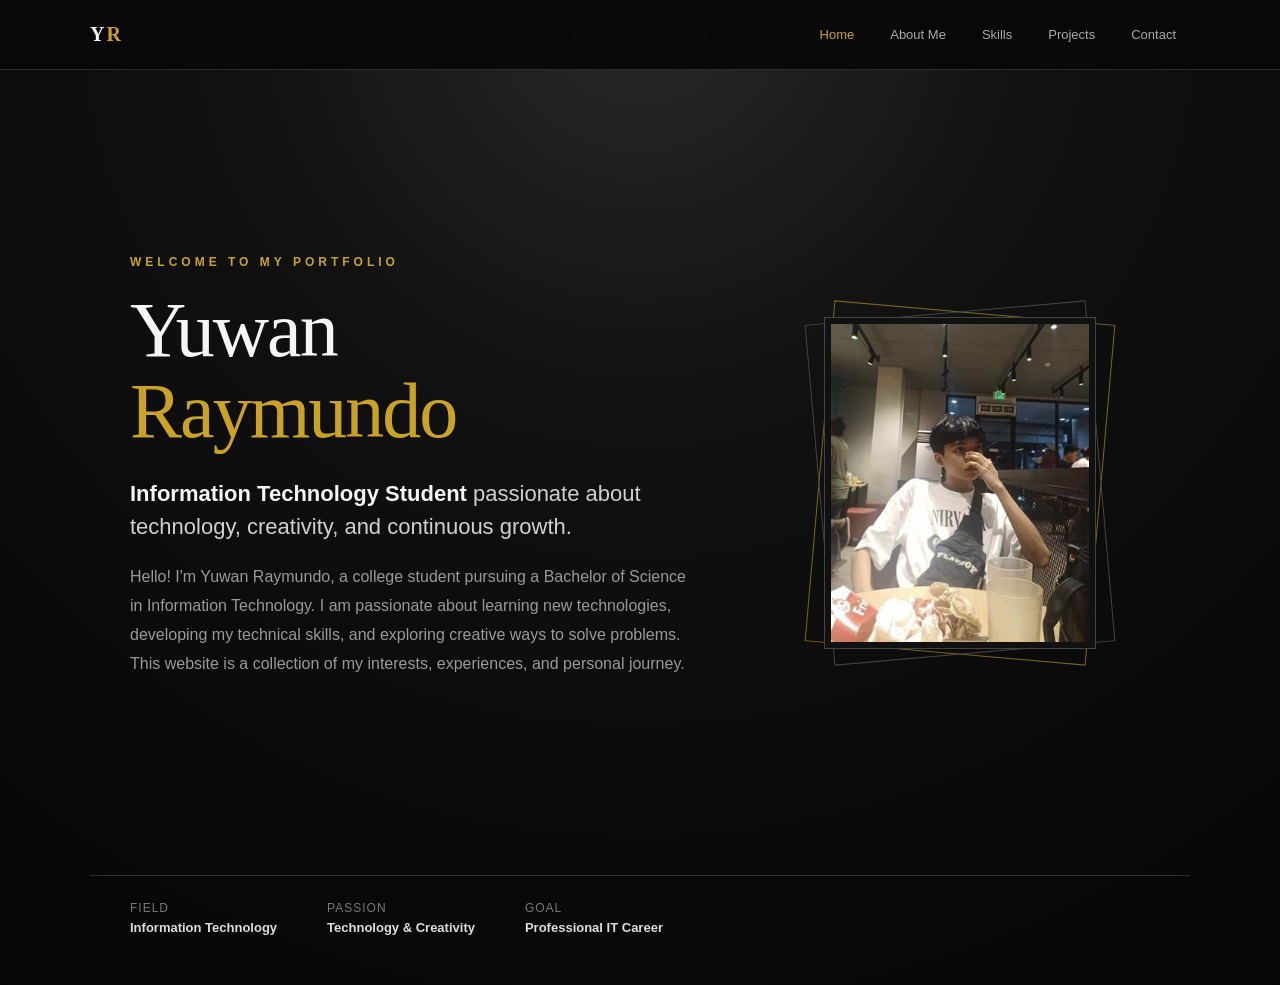
<file: index.html>
<!DOCTYPE html>
<html lang="en">

<head>

    <meta charset="UTF-8">
    <meta name="viewport" content="width=device-width, initial-scale=1.0">

    <title>Home | Yuwan Raymundo</title>

    <link rel="stylesheet" href="css/style.css">


</head>


<body>


    <nav class="navbar">

        <div class="nav-container">

            <a href="index.html" class="logo">
                Y<span>R</span>
            </a>

            <ul class="nav-links">

                <li>
                    <a href="index.html" class="active">
                        Home
                    </a>
                </li>

                <li>
                    <a href="abtme.html">
                        About Me
                    </a>
                </li>

                <li>
                    <a href="skills.html">
                        Skills
                    </a>
                </li>

                <li>
                    <a href="projects.html">
                        Projects
                    </a>
                </li>

                <li>
                    <a href="contact.html">
                        Contact
                    </a>
                </li>

            </ul>

        </div>

    </nav>

    <main class="hero">
        <section class="hero-content">

            <div class="eyebrow">
                Welcome to my portfolio
            </div>

            <h1>
                Yuwan
                <span>Raymundo</span>
            </h1>

            <div class="tagline">
                <strong>Information Technology Student</strong>
                passionate about technology, creativity, and continuous growth.
            </div>

            <p class="introduction">
                Hello! I'm Yuwan Raymundo, a college student pursuing a
                Bachelor of Science in Information Technology. I am passionate
                about learning new technologies, developing my technical
                skills, and exploring creative ways to solve problems.
                This website is a collection of my interests, experiences,
                and personal journey.
            </p>

        </section>

        <section class="hero-image">

            <div class="photo-container">

                <img
                    src="images/pfp.jfif"
                    class="profile-photo"
                    alt="Portrait of Yuwan Raymundo"
                >

            </div>

        </section>


    </main>
    <section class="details">

        <div class="detail">
            Field
            <strong>Information Technology</strong>
        </div>

        <div class="detail">
            Passion
            <strong>Technology & Creativity</strong>
        </div>

        <div class="detail">
            Goal
            <strong>Professional IT Career</strong>
        </div>

    </section>


</body>

</html>
</file>
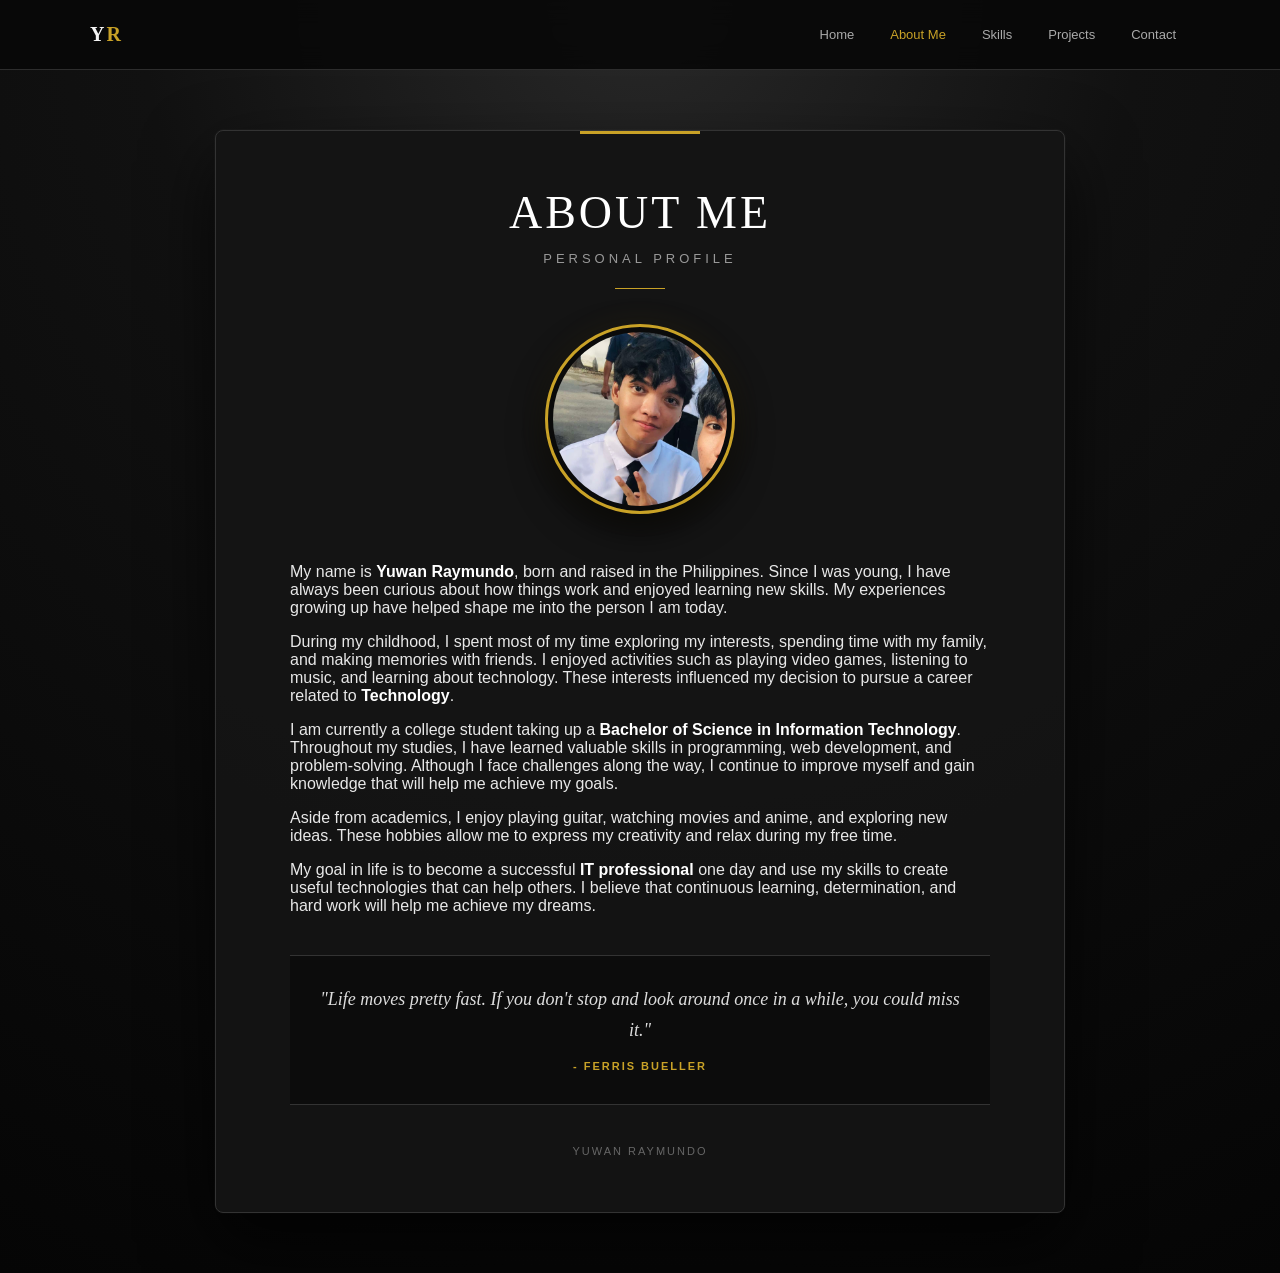
<file: abtme.html>
<!DOCTYPE html>
<html lang="en">

<head>

    <meta charset="UTF-8">
    <meta name="viewport" content="width=device-width, initial-scale=1.0">

    <title>About Me | Yuwan Raymundo</title>

    <link rel="stylesheet" href="css/style.css">


</head>


<body>
    <nav class="navbar">

        <div class="nav-container">

            <a href="index.html" class="logo">
                Y<span>R</span>
            </a>

            <ul class="nav-links">

                <li>
                    <a href="index.html">
                        Home
                    </a>
                </li>

                <li>
                    <a href="abtme.html" class="active">
                        About Me
                    </a>
                </li>

                <li>
                    <a href="skills.html">
                        Skills
                    </a>
                </li>

                <li>
                    <a href="projects.html">
                        Projects
                    </a>
                </li>

                <li>
                    <a href="contact.html">
                        Contact
                    </a>
                </li>

            </ul>

        </div>

    </nav>
    <main class="bio">

        <header class="header">

            <h1>About Me</h1>

            <div class="subtitle">
                Personal Profile
            </div>

            <div class="title-line"></div>

        </header>


        <div class="image-wrapper">

            <img
                src="images/abtme.jpg"
                class="about-pic"
                alt="Portrait of Yuwan Raymundo"
            >

        </div>


        <section class="content">

            <p>
                My name is <strong>Yuwan Raymundo</strong>, born and raised
                in the Philippines. Since I was young, I have always been
                curious about how things work and enjoyed learning new skills.
                My experiences growing up have helped shape me into the person
                I am today.
            </p>


            <p>
                During my childhood, I spent most of my time exploring my
                interests, spending time with my family, and making memories
                with friends. I enjoyed activities such as playing video games,
                listening to music, and learning about technology. These
                interests influenced my decision to pursue a career related
                to <strong>Technology</strong>.
            </p>


            <p>
                I am currently a college student taking up a
                <strong>Bachelor of Science in Information Technology</strong>.
                Throughout my studies, I have learned valuable skills in
                programming, web development, and problem-solving.
                Although I face challenges along the way, I continue to
                improve myself and gain knowledge that will help me achieve
                my goals.
            </p>


            <p>
                Aside from academics, I enjoy playing guitar, watching movies
                and anime, and exploring new ideas. These hobbies allow me to
                express my creativity and relax during my free time.
            </p>


            <p>
                My goal in life is to become a successful
                <strong>IT professional</strong> one day and use my skills
                to create useful technologies that can help others.
                I believe that continuous learning, determination, and hard
                work will help me achieve my dreams.
            </p>


            <div class="quote">

                "Life moves pretty fast. If you don't stop and look around once in a while, you could miss it."

                <span>- Ferris Bueller</span>

            </div>

        </section>


        <div class="footer">
            Yuwan Raymundo
        </div>

    </main>
</body>
</html>
</file>
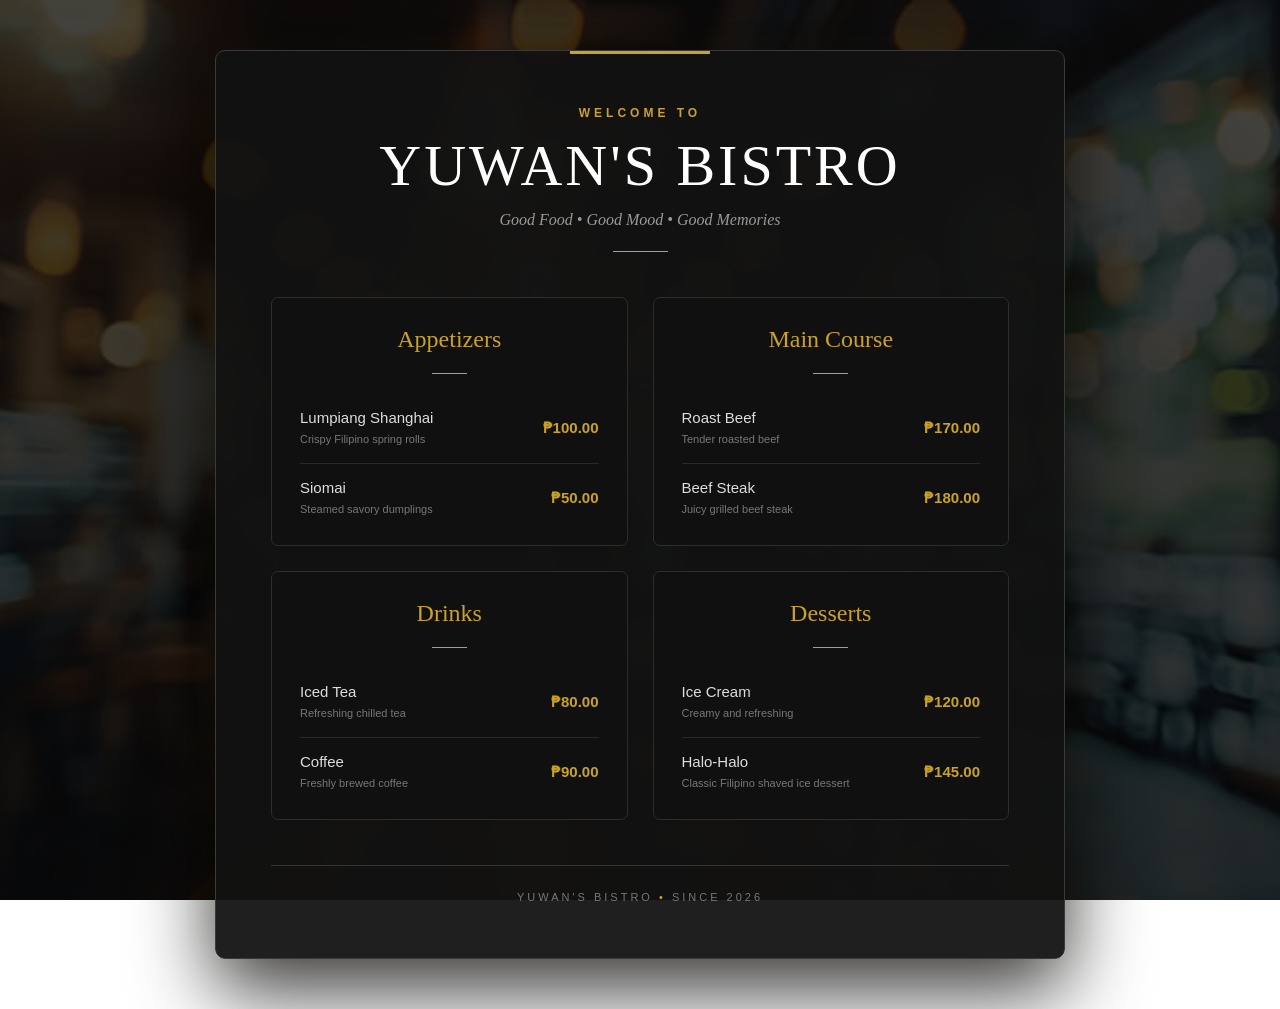
<file: Bistro.html>
<!DOCTYPE html>
<html lang="en">

<head>

    <meta charset="UTF-8">
    <meta name="viewport" content="width=device-width, initial-scale=1.0">

    <title>Yuwan's Bistro</title>

    <style>

        * {
            box-sizing: border-box;
        }

        html {
            scroll-behavior: smooth;
        }

        body {
            margin: 0;
            min-height: 100vh;

            font-family: "Segoe UI", Arial, sans-serif;

            color: #f5f5f5;

            background:
                linear-gradient(
                    rgba(0, 0, 0, 0.72),
                    rgba(0, 0, 0, 0.82)
                ),
                url("images/bistro.jpg");

            background-size: cover;
            background-position: center;
            background-attachment: fixed;

            padding: 50px 20px;
        }

        .restaurant {
            width: 850px;
            max-width: 95%;

            margin: auto;

            padding: 55px;

            background: rgba(18, 18, 18, 0.94);

            border: 1px solid #3a3a3a;

            border-radius: 10px;

            box-shadow:
                0 30px 80px rgba(0, 0, 0, 0.8),
                0 0 40px rgba(201, 162, 39, 0.05);

            position: relative;
        }

        .restaurant::before {
            content: "";

            position: absolute;

            top: 0;
            left: 50%;

            transform: translateX(-50%);

            width: 140px;
            height: 3px;

            background: #c9a227;
        }

        .header {
            text-align: center;

            margin-bottom: 45px;
        }

        .small-title {
            color: #c9a227;

            font-size: 12px;

            font-weight: 600;

            letter-spacing: 4px;

            text-transform: uppercase;

            margin-bottom: 12px;
        }

        h1 {
            margin: 0;

            color: #ffffff;

            font-family: Georgia, "Times New Roman", serif;

            font-size: clamp(38px, 6vw, 58px);

            font-weight: 500;

            letter-spacing: 3px;

            text-transform: uppercase;
        }

        .subtitle {
            margin-top: 12px;

            color: #999;

            font-family: Georgia, "Times New Roman", serif;

            font-size: 16px;

            font-style: italic;
        }

        .title-line {
            width: 55px;

            height: 1px;

            margin: 22px auto 0;

            background: #c9a227;
        }

        .menu {
            display: grid;

            grid-template-columns: repeat(2, 1fr);

            gap: 25px;
        }

        .category {
            background: #101010;

            border: 1px solid #2d2d2d;

            border-radius: 7px;

            padding: 28px;

            transition:
                transform 0.3s ease,
                border-color 0.3s ease,
                box-shadow 0.3s ease;
        }

        .category:hover {
            transform: translateY(-5px);

            border-color: #c9a227;

            box-shadow:
                0 15px 35px rgba(0, 0, 0, 0.5),
                0 0 20px rgba(201, 162, 39, 0.07);
        }

        .category-title {
            margin: 0 0 20px;

            color: #c9a227;

            font-family: Georgia, "Times New Roman", serif;

            font-size: 24px;

            font-weight: 500;

            text-align: center;
        }

        .category-line {
            width: 35px;

            height: 1px;

            background: #c9a227;

            margin: 0 auto 20px;
        }

        .item {
            display: flex;

            justify-content: space-between;

            align-items: center;

            gap: 20px;

            padding: 15px 0;

            border-bottom: 1px solid #292929;

            color: #ddd;

            font-size: 15px;

            transition:
                color 0.3s ease,
                padding 0.3s ease;
        }

        .item:last-child {
            border-bottom: none;

            padding-bottom: 0;
        }

        .item:hover {
            color: #ffffff;

            padding-left: 5px;
        }

        .price {
            color: #c9a227;

            font-weight: 600;

            white-space: nowrap;
        }

        .description {
            display: block;

            margin-top: 5px;

            color: #777;

            font-size: 11px;

            line-height: 1.5;
        }

        .footer {
            margin-top: 45px;

            padding-top: 25px;

            border-top: 1px solid #333;

            text-align: center;

            color: #777;

            font-size: 11px;

            letter-spacing: 3px;

            text-transform: uppercase;
        }

        .footer span {
            color: #c9a227;
        }

        @media (max-width: 700px) {

            body {
                padding: 30px 15px;
            }

            .restaurant {
                padding: 40px 25px;
            }

            .menu {
                grid-template-columns: 1fr;
            }

        }

        @media (max-width: 450px) {

            .restaurant {
                padding: 35px 18px;
            }

            h1 {
                font-size: 36px;
            }

            .category {
                padding: 22px;
            }

            .item {
                font-size: 14px;
            }

        }

    </style>

</head>

<body>

    <main class="restaurant">

        <header class="header">

            <div class="small-title">
                Welcome To
            </div>

            <h1>
                Yuwan's Bistro
            </h1>

            <div class="subtitle">
                Good Food • Good Mood • Good Memories
            </div>

            <div class="title-line"></div>

        </header>

        <section class="menu">

            <div class="category">

                <h2 class="category-title">
                    Appetizers
                </h2>

                <div class="category-line"></div>

                <div class="item">
                    <span>
                        Lumpiang Shanghai
                        <span class="description">
                            Crispy Filipino spring rolls
                        </span>
                    </span>

                    <span class="price">
                        ₱100.00
                    </span>
                </div>

                <div class="item">
                    <span>
                        Siomai
                        <span class="description">
                            Steamed savory dumplings
                        </span>
                    </span>

                    <span class="price">
                        ₱50.00
                    </span>
                </div>

            </div>


            <div class="category">

                <h2 class="category-title">
                    Main Course
                </h2>

                <div class="category-line"></div>

                <div class="item">
                    <span>
                        Roast Beef
                        <span class="description">
                            Tender roasted beef
                        </span>
                    </span>

                    <span class="price">
                        ₱170.00
                    </span>
                </div>

                <div class="item">
                    <span>
                        Beef Steak
                        <span class="description">
                            Juicy grilled beef steak
                        </span>
                    </span>

                    <span class="price">
                        ₱180.00
                    </span>
                </div>

            </div>


            <div class="category">

                <h2 class="category-title">
                    Drinks
                </h2>

                <div class="category-line"></div>

                <div class="item">
                    <span>
                        Iced Tea
                        <span class="description">
                            Refreshing chilled tea
                        </span>
                    </span>

                    <span class="price">
                        ₱80.00
                    </span>
                </div>

                <div class="item">
                    <span>
                        Coffee
                        <span class="description">
                            Freshly brewed coffee
                        </span>
                    </span>

                    <span class="price">
                        ₱90.00
                    </span>
                </div>

            </div>


            <div class="category">

                <h2 class="category-title">
                    Desserts
                </h2>

                <div class="category-line"></div>

                <div class="item">
                    <span>
                        Ice Cream
                        <span class="description">
                            Creamy and refreshing
                        </span>
                    </span>

                    <span class="price">
                        ₱120.00
                    </span>
                </div>

                <div class="item">
                    <span>
                        Halo-Halo
                        <span class="description">
                            Classic Filipino shaved ice dessert
                        </span>
                    </span>

                    <span class="price">
                        ₱145.00
                    </span>
                </div>

            </div>

        </section>

        <footer class="footer">
            Yuwan's Bistro <span>•</span> Since 2026
        </footer>

    </main>

</body>

</html>
</file>
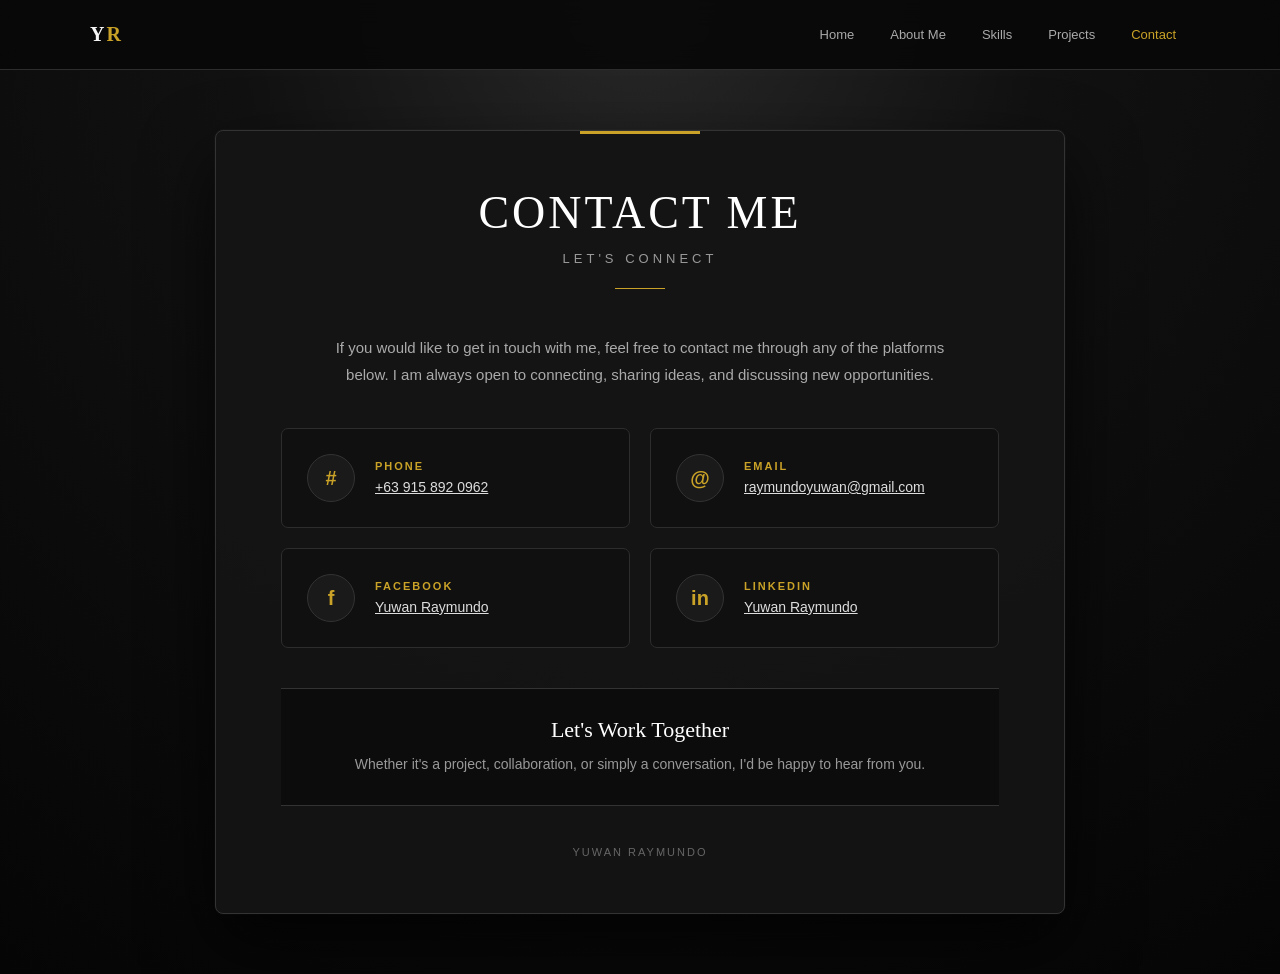
<file: contact.html>
<!DOCTYPE html>
<html lang="en">
<head>
    <meta charset="UTF-8">
    <meta name="viewport" content="width=device-width, initial-scale=1.0">

    <title>Contact | Yuwan Raymundo</title>

    <link rel="stylesheet" href="css/style.css">

</head>

<body>

    <nav class="navbar">
        <div class="nav-container">

            <a href="index.html" class="logo">
                Y<span>R</span>
            </a>

            <ul class="nav-links">
                <li>
                    <a href="index.html">Home</a>
                </li>

                <li>
                    <a href="abtme.html">About Me</a>
                </li>

                <li>
                    <a href="skills.html">Skills</a>
                </li>

                <li>
                    <a href="projects.html">Projects</a>
                </li>

                <li>
                    <a href="contact.html" class="active">Contact</a>
                </li>
            </ul>

        </div>
    </nav>

    <main class="contact">

        <header class="header">
            <h1>Contact Me</h1>

            <div class="subtitle">
                Let's Connect
            </div>

            <div class="title-line"></div>
        </header>

        <p class="introduction">
            If you would like to get in touch with me, feel free to contact
            me through any of the platforms below. I am always open to
            connecting, sharing ideas, and discussing new opportunities.
        </p>

        <section class="contact-list">

            <div class="contact-card">
                <div class="contact-icon">#</div>

                <div class="contact-info">
                    <div class="contact-label">Phone</div>
                    <a href="tel:+639158920962" class="contact-value contact-link">
                        +63 915 892 0962
                    </a>
                </div>
            </div>

            <div class="contact-card">
                <div class="contact-icon">@</div>

                <div class="contact-info">
                    <div class="contact-label">Email</div>
                    <a href="mailto:raymundoyuwan@gmail.com" class="contact-value contact-link">
                        raymundoyuwan@gmail.com
                    </a>
                </div>
            </div>

            <div class="contact-card">
                <div class="contact-icon">f</div>

                <div class="contact-info">
                    <div class="contact-label">Facebook</div>
                    <a
                        href="https://web.facebook.com/u1.rymnd"
                        target="_blank"
                        rel="noopener noreferrer"
                        class="contact-value contact-link"
                    >
                        Yuwan Raymundo
                    </a>
                </div>
            </div>


            <div class="contact-card">
                <div class="contact-icon">in</div>

                <div class="contact-info">
                    <div class="contact-label">LinkedIn</div>
                    <a
                        href="https://www.linkedin.com/in/yuwan-raymundo-132457379/"
                        target="_blank"
                        rel="noopener noreferrer"
                        class="contact-value contact-link"
                    >
                        Yuwan Raymundo
                    </a>
                </div>
            </div>

        </section>

        <div class="message">
            <h2>Let's Work Together</h2>

            <p>
                Whether it's a project, collaboration, or simply a
                conversation, I'd be happy to hear from you.
            </p>
        </div>

        <div class="footer">
            Yuwan Raymundo
        </div>

    </main>

</body>
</html>
</file>
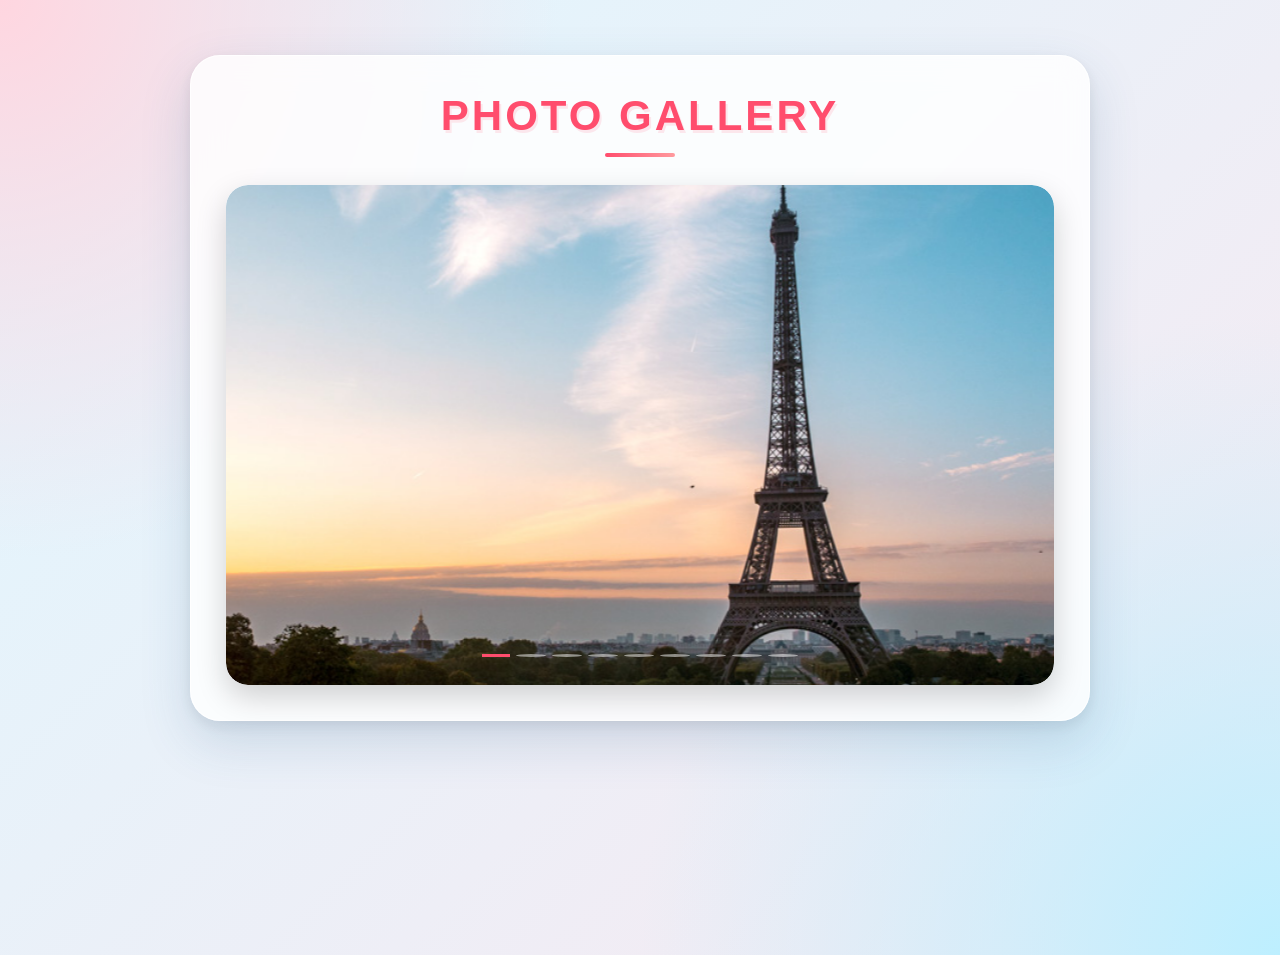
<file: Photo.html>
<!DOCTYPE html>
<html lang="en">
<head>
<meta charset="UTF-8">
<meta name="viewport" content="width=device-width, initial-scale=1.0">

<link href="https://cdn.jsdelivr.net/npm/bootstrap@5.3.3/dist/css/bootstrap.min.css" rel="stylesheet">

<title>Photo Gallery</title>

<style>
* {
    box-sizing: border-box;
}

body {
    margin: 0;
    min-height: 100vh;
    font-family: "Segoe UI", Arial, sans-serif;
    background:
        radial-gradient(circle at top left, #ffd6e0 0%, transparent 35%),
        radial-gradient(circle at bottom right, #bdefff 0%, transparent 40%),
        linear-gradient(135deg, #dff7ff, #f8e8f0);
    color: #2f5d8c;
    text-align: center;
}

#gallery {
    width: 900px;
    max-width: 92%;
    margin: 55px auto;
    padding: 35px;
    background: rgba(255, 255, 255, 0.82);
    backdrop-filter: blur(15px);
    border: 1px solid rgba(255, 255, 255, 0.8);
    border-radius: 30px;
    box-shadow:
        0 20px 50px rgba(47, 93, 140, 0.18),
        0 5px 15px rgba(0, 0, 0, 0.08);
}

h1 {
    margin: 0 0 28px;
    font-size: clamp(28px, 5vw, 42px);
    font-weight: 800;
    letter-spacing: 3px;
    color: #ff4d6d;
    text-shadow: 2px 3px 0 rgba(255, 77, 109, 0.12);
}

h1::after {
    content: "";
    display: block;
    width: 70px;
    height: 4px;
    margin: 12px auto 0;
    border-radius: 10px;
    background: linear-gradient(90deg, #ff4d6d, #ff9a9e);
}
.carousel {
    overflow: hidden;
    border-radius: 22px;
    box-shadow: 0 12px 30px rgba(0, 0, 0, 0.18);
}

.carousel-inner {
    border-radius: 22px;
}

.carousel-item {
    background: #eaf7fc;
}

.carousel img {
    width: 100%;
    height: 500px;
    object-fit: cover;
    border-radius: 22px;
    transition: transform 0.6s ease;
}

.carousel-item.active img {
    animation: zoomIn 5s ease forwards;
}

@keyframes zoomIn {
    from {
        transform: scale(1);
    }

    to {
        transform: scale(1.04);
    }
}
.carousel-indicators {
    margin-bottom: 18px;
}

.carousel-indicators button {
    width: 10px;
    height: 10px;
    border: 0;
    border-radius: 50%;
    margin: 0 5px;
    background-color: white;
    opacity: 0.6;
    transition: all 0.3s ease;
}

.carousel-indicators button.active {
    width: 28px;
    border-radius: 10px;
    opacity: 1;
    background-color: #ff4d6d;
}
.carousel-control-prev,
.carousel-control-next {
    width: 55px;
    height: 55px;
    top: 50%;
    transform: translateY(-50%);
    margin: 0 18px;
    border-radius: 50%;
    background: rgba(47, 93, 140, 0.75);
    opacity: 0;
    transition: all 0.3s ease;
}

.carousel:hover .carousel-control-prev,
.carousel:hover .carousel-control-next {
    opacity: 1;
}

.carousel-control-prev:hover,
.carousel-control-next:hover {
    background: #ff4d6d;
    transform: translateY(-50%) scale(1.1);
}

@media (max-width: 768px) {

    #gallery {
        max-width: 94%;
        margin: 30px auto;
        padding: 22px;
        border-radius: 22px;
    }

    h1 {
        font-size: 27px;
        letter-spacing: 2px;
    }

    .carousel img {
        height: 320px;
    }

    .carousel-control-prev,
    .carousel-control-next {
        width: 42px;
        height: 42px;
        margin: 0 8px;
        opacity: 1;
    }
}

</style>
</head>


<body>
<div id="gallery">

    <h1>PHOTO GALLERY</h1>

    <div
        id="carouselExample"
        class="carousel slide"
        data-bs-ride="carousel"
        data-bs-interval="3500"
    >

        <div class="carousel-indicators">

            <button
                type="button"
                data-bs-target="#carouselExample"
                data-bs-slide-to="0"
                class="active"
            ></button>

            <button
                type="button"
                data-bs-target="#carouselExample"
                data-bs-slide-to="1"
            ></button>

            <button
                type="button"
                data-bs-target="#carouselExample"
                data-bs-slide-to="2"
            ></button>

            <button
                type="button"
                data-bs-target="#carouselExample"
                data-bs-slide-to="3"
            ></button>

            <button
                type="button"
                data-bs-target="#carouselExample"
                data-bs-slide-to="4"
            ></button>

            <button
                type="button"
                data-bs-target="#carouselExample"
                data-bs-slide-to="5"
            ></button>

            <button
                type="button"
                data-bs-target="#carouselExample"
                data-bs-slide-to="6"
            ></button>

            <button
                type="button"
                data-bs-target="#carouselExample"
                data-bs-slide-to="7"
            ></button>

            <button
                type="button"
                data-bs-target="#carouselExample"
                data-bs-slide-to="8"
            ></button>

        </div>

        <div class="carousel-inner">

            <div class="carousel-item active">
                <img src="images/pic1.jpg" class="d-block w-100" alt="Gallery Photo 1">
            </div>

            <div class="carousel-item">
                <img src="images/pic2.jpg" class="d-block w-100" alt="Gallery Photo 2">
            </div>

            <div class="carousel-item">
                <img src="images/pic3.webp" class="d-block w-100" alt="Gallery Photo 3">
            </div>

            <div class="carousel-item">
                <img src="images/pic4.avif" class="d-block w-100" alt="Gallery Photo 4">
            </div>

            <div class="carousel-item">
                <img src="images/pic5.avif" class="d-block w-100" alt="Gallery Photo 5">
            </div>

            <div class="carousel-item">
                <img src="images/pic6.jfif" class="d-block w-100" alt="Gallery Photo 6">
            </div>

            <div class="carousel-item">
                <img src="images/pic7.jpg" class="d-block w-100" alt="Gallery Photo 7">
            </div>

            <div class="carousel-item">
                <img src="images/pic8.jfif" class="d-block w-100" alt="Gallery Photo 8">
            </div>

            <div class="carousel-item">
                <img src="images/pic9.avif" class="d-block w-100" alt="Gallery Photo 9">
            </div>

        </div>

        <button
            class="carousel-control-prev"
            type="button"
            data-bs-target="#carouselExample"
            data-bs-slide="prev"
        >
            <span class="carousel-control-prev-icon"></span>
            <span class="visually-hidden">Previous</span>
        </button>

        <button
            class="carousel-control-next"
            type="button"
            data-bs-target="#carouselExample"
            data-bs-slide="next"
        >
            <span class="carousel-control-next-icon"></span>
            <span class="visually-hidden">Next</span>
        </button>

    </div>

</div>


<script src="https://cdn.jsdelivr.net/npm/bootstrap@5.3.3/dist/js/bootstrap.bundle.min.js"></script>

</body>
</html>
</file>
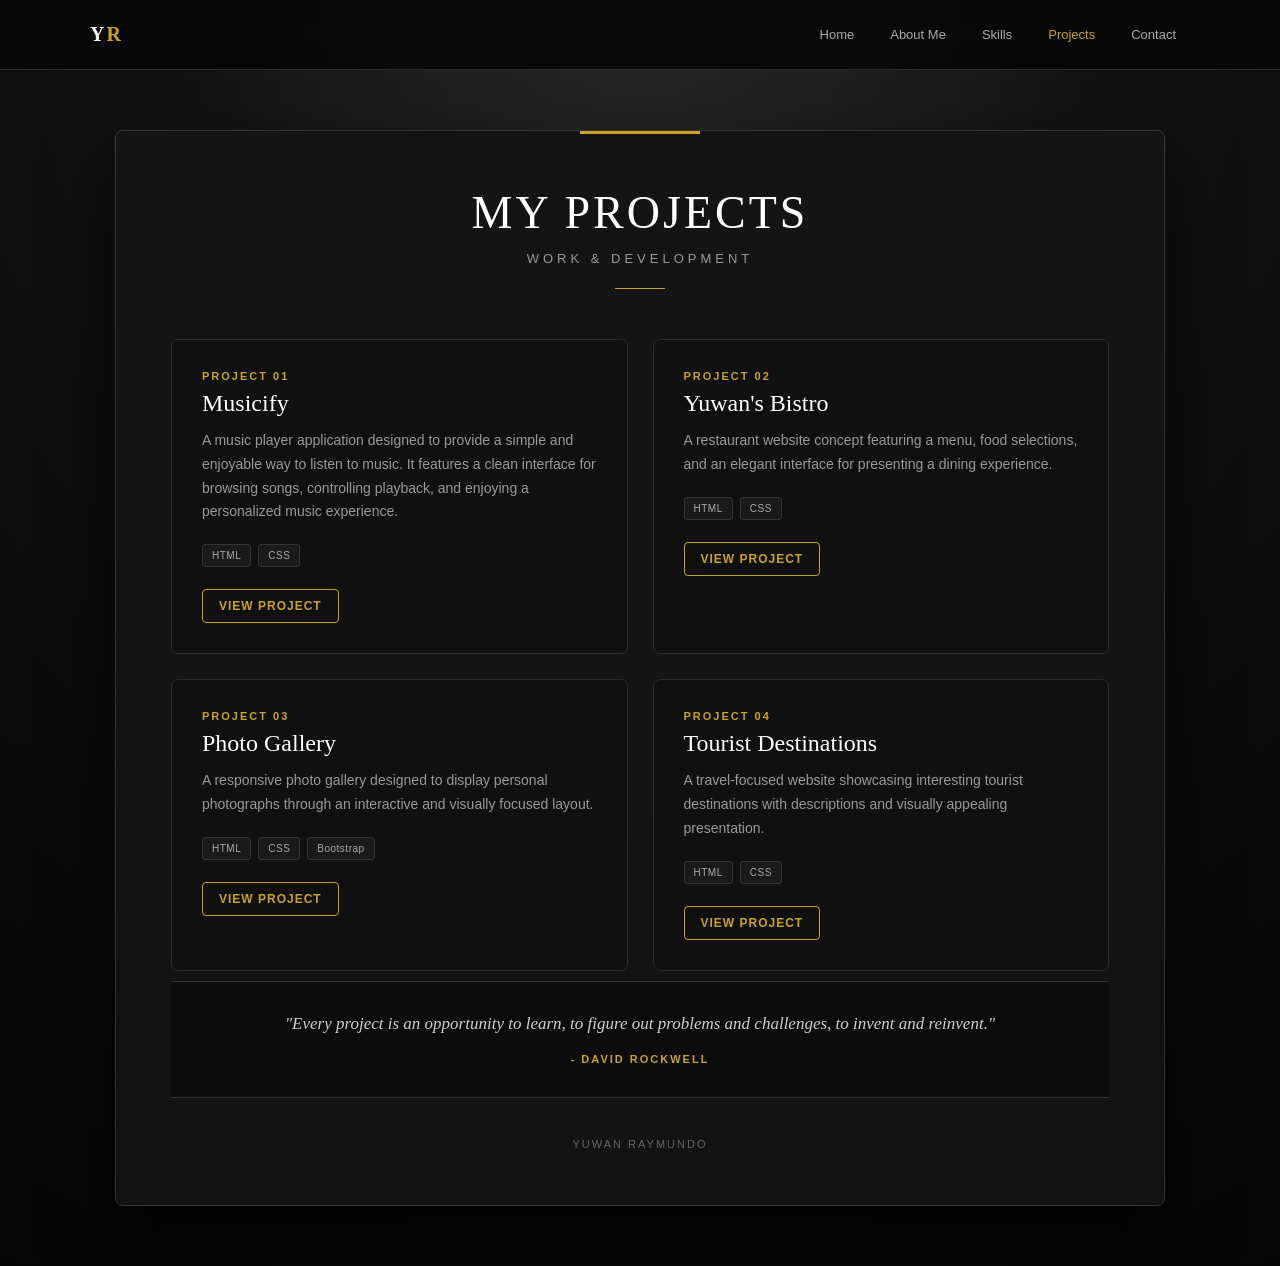
<file: projects.html>
<!DOCTYPE html>
<html lang="en">
    <head>
        <meta charset="UTF-8" />
        <meta name="viewport" content="width=device-width, initial-scale=1.0" />

        <title>Projects | Yuwan Raymundo</title>

        <link rel="stylesheet" href="css/style.css">

    </head>

    <body>
        <nav class="navbar">
            <div class="nav-container">
                <a href="index.html" class="logo"> Y<span>R</span> </a>

                <ul class="nav-links">
                    <li>
                        <a href="index.html"> Home </a>
                    </li>

                    <li>
                        <a href="abtme.html"> About Me </a>
                    </li>

                    <li>
                        <a href="skills.html"> Skills </a>
                    </li>

                    <li>
                        <a href="projects.html" class="active"> Projects </a>
                    </li>

                    <li>
                        <a href="contact.html"> Contact </a>
                    </li>
                </ul>
            </div>
        </nav>

        <main class="projects">
            <header class="header">
                <h1>My Projects</h1>

                <div class="subtitle">Work & Development</div>

                <div class="title-line"></div>
            </header>

            <section class="projects-grid">
                <article class="project-card">
                    <div class="project-content">
                        <div class="project-number">PROJECT 01</div>

                        <h2 class="project-title">Musicify</h2>

                        <p class="project-description">
                            A music player application designed to provide a
                            simple and enjoyable way to listen to music. It
                            features a clean interface for browsing songs,
                            controlling playback, and enjoying a personalized
                            music experience.
                        </p>

                        <div class="technologies">
                            <span class="technology"> HTML </span>

                            <span class="technology"> CSS </span>
                        </div>

                        <a
                            href="Playlist.html"
                            target="_blank"
                            class="project-link"
                        >
                            View Project
                        </a>
                    </div>
                </article>

                <article class="project-card">
                    <div class="project-content">
                        <div class="project-number">PROJECT 02</div>

                        <h2 class="project-title">Yuwan's Bistro</h2>

                        <p class="project-description">
                            A restaurant website concept featuring a menu, food
                            selections, and an elegant interface for presenting
                            a dining experience.
                        </p>

                        <div class="technologies">
                            <span class="technology"> HTML </span>

                            <span class="technology"> CSS </span>
                        </div>

                        <a
                            href="Bistro.html"
                            target="_blank"
                            class="project-link"
                        >
                            View Project
                        </a>
                    </div>
                </article>

                <article class="project-card">
                    <div class="project-content">
                        <div class="project-number">PROJECT 03</div>

                        <h2 class="project-title">Photo Gallery</h2>

                        <p class="project-description">
                            A responsive photo gallery designed to display
                            personal photographs through an interactive and
                            visually focused layout.
                        </p>

                        <div class="technologies">
                            <span class="technology"> HTML </span>

                            <span class="technology"> CSS </span>

                            <span class="technology"> Bootstrap </span>
                        </div>

                        <a
                            href="Photo.html"
                            target="_blank"
                            class="project-link"
                        >
                            View Project
                        </a>
                    </div>
                </article>

                <article class="project-card">
                    <div class="project-content">
                        <div class="project-number">PROJECT 04</div>

                        <h2 class="project-title">Tourist Destinations</h2>

                        <p class="project-description">
                            A travel-focused website showcasing interesting
                            tourist destinations with descriptions and visually
                            appealing presentation.
                        </p>

                        <div class="technologies">
                            <span class="technology"> HTML </span>

                            <span class="technology"> CSS </span>
                        </div>

                        <a
                            href="Tourist.html"
                            target="_blank"
                            class="project-link"
                        >
                            View Project
                        </a>
                    </div>
                </article>
            </section>

            <div class="statement">
                "Every project is an opportunity to learn, to figure out
                problems and challenges, to invent and reinvent."

                <span> - David Rockwell </span>
            </div>

            <div class="footer">Yuwan Raymundo</div>
        </main>
    </body>
</html>
</file>
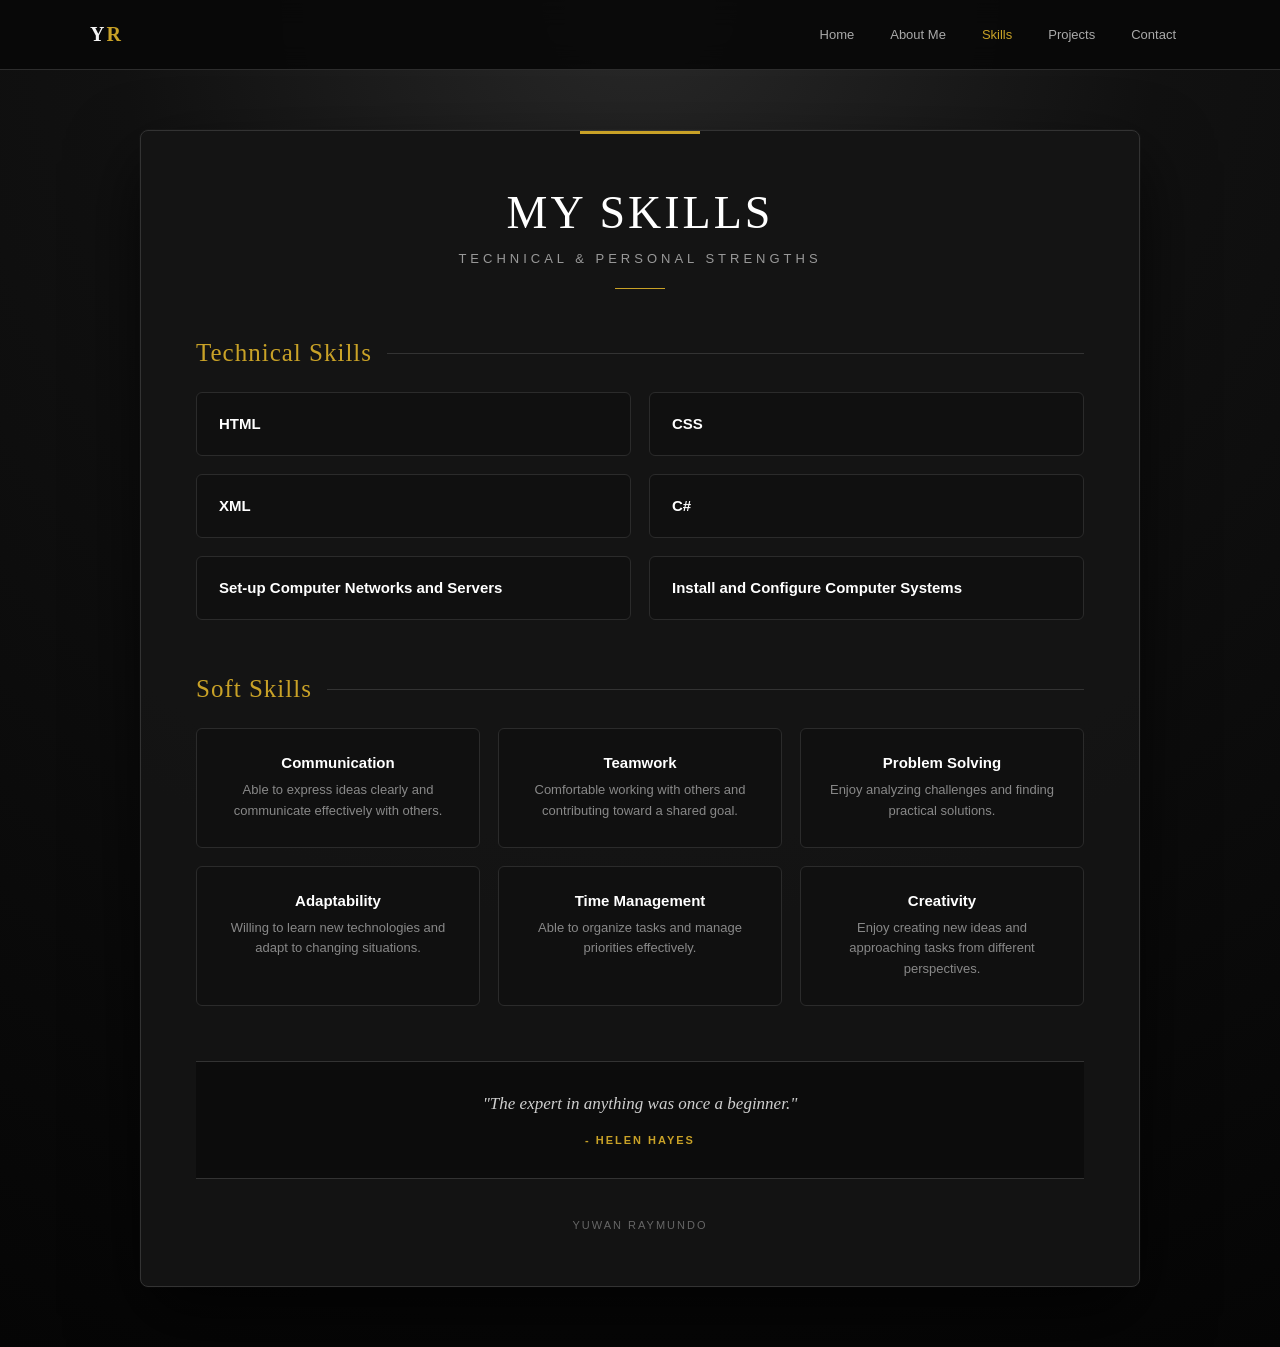
<file: skills.html>
<!DOCTYPE html>
<html lang="en">

<head>
    <meta charset="UTF-8">
    <meta name="viewport" content="width=device-width, initial-scale=1.0">

    <title>Skills | Yuwan Raymundo</title>

    <link rel="stylesheet" href="css/style.css">
</head>

<body>

    <nav class="navbar">

        <div class="nav-container">

            <a href="index.html" class="logo">
                Y<span>R</span>
            </a>

            <ul class="nav-links">

                <li>
                    <a href="index.html">Home</a>
                </li>

                <li>
                    <a href="abtme.html">About Me</a>
                </li>

                <li>
                    <a href="skills.html" class="active">Skills</a>
                </li>

                <li>
                    <a href="projects.html">Projects</a>
                </li>

                <li>
                    <a href="contact.html">Contact</a>
                </li>

            </ul>

        </div>

    </nav>

    <main class="skills-container">

        <header class="header">

            <h1>
                My Skills
            </h1>

            <div class="subtitle">
                Technical & Personal Strengths
            </div>

            <div class="title-line"></div>

        </header>

        <section class="skill-section">

            <div class="section-title">

                <h2>
                    Technical Skills
                </h2>

                <div class="section-title-line"></div>

            </div>

            <div class="technical-grid">

                <div class="technical-card">
                    <span class="skill-name">HTML</span>
                </div>

                <div class="technical-card">
                    <span class="skill-name">CSS</span>
                </div>

                <div class="technical-card">
                    <span class="skill-name">XML</span>
                </div>

                <div class="technical-card">
                    <span class="skill-name">C#</span>
                </div>

                <div class="technical-card">
                    <span class="skill-name">
                        Set-up Computer Networks and Servers
                    </span>
                </div>

                <div class="technical-card">
                    <span class="skill-name">
                        Install and Configure Computer Systems
                    </span>
                </div>

            </div>

        </section>

        <section class="skill-section">

            <div class="section-title">

                <h2>
                    Soft Skills
                </h2>

                <div class="section-title-line"></div>

            </div>

            <div class="soft-grid">

                <div class="soft-card">

                    <h3>
                        Communication
                    </h3>

                    <p>
                        Able to express ideas clearly and communicate
                        effectively with others.
                    </p>

                </div>

                <div class="soft-card">

                    <h3>
                        Teamwork
                    </h3>

                    <p>
                        Comfortable working with others and contributing
                        toward a shared goal.
                    </p>

                </div>

                <div class="soft-card">

                    <h3>
                        Problem Solving
                    </h3>

                    <p>
                        Enjoy analyzing challenges and finding practical
                        solutions.
                    </p>

                </div>

                <div class="soft-card">

                    <h3>
                        Adaptability
                    </h3>

                    <p>
                        Willing to learn new technologies and adapt to
                        changing situations.
                    </p>

                </div>

                <div class="soft-card">

                    <h3>
                        Time Management
                    </h3>

                    <p>
                        Able to organize tasks and manage priorities
                        effectively.
                    </p>

                </div>

                <div class="soft-card">

                    <h3>
                        Creativity
                    </h3>

                    <p>
                        Enjoy creating new ideas and approaching tasks
                        from different perspectives.
                    </p>

                </div>

            </div>

        </section>

        <div class="statement">

            "The expert in anything was once a beginner."

            <span>
                - Helen Hayes
            </span>

        </div>

        <div class="footer">
            Yuwan Raymundo
        </div>

    </main>

</body>

</html>
</file>
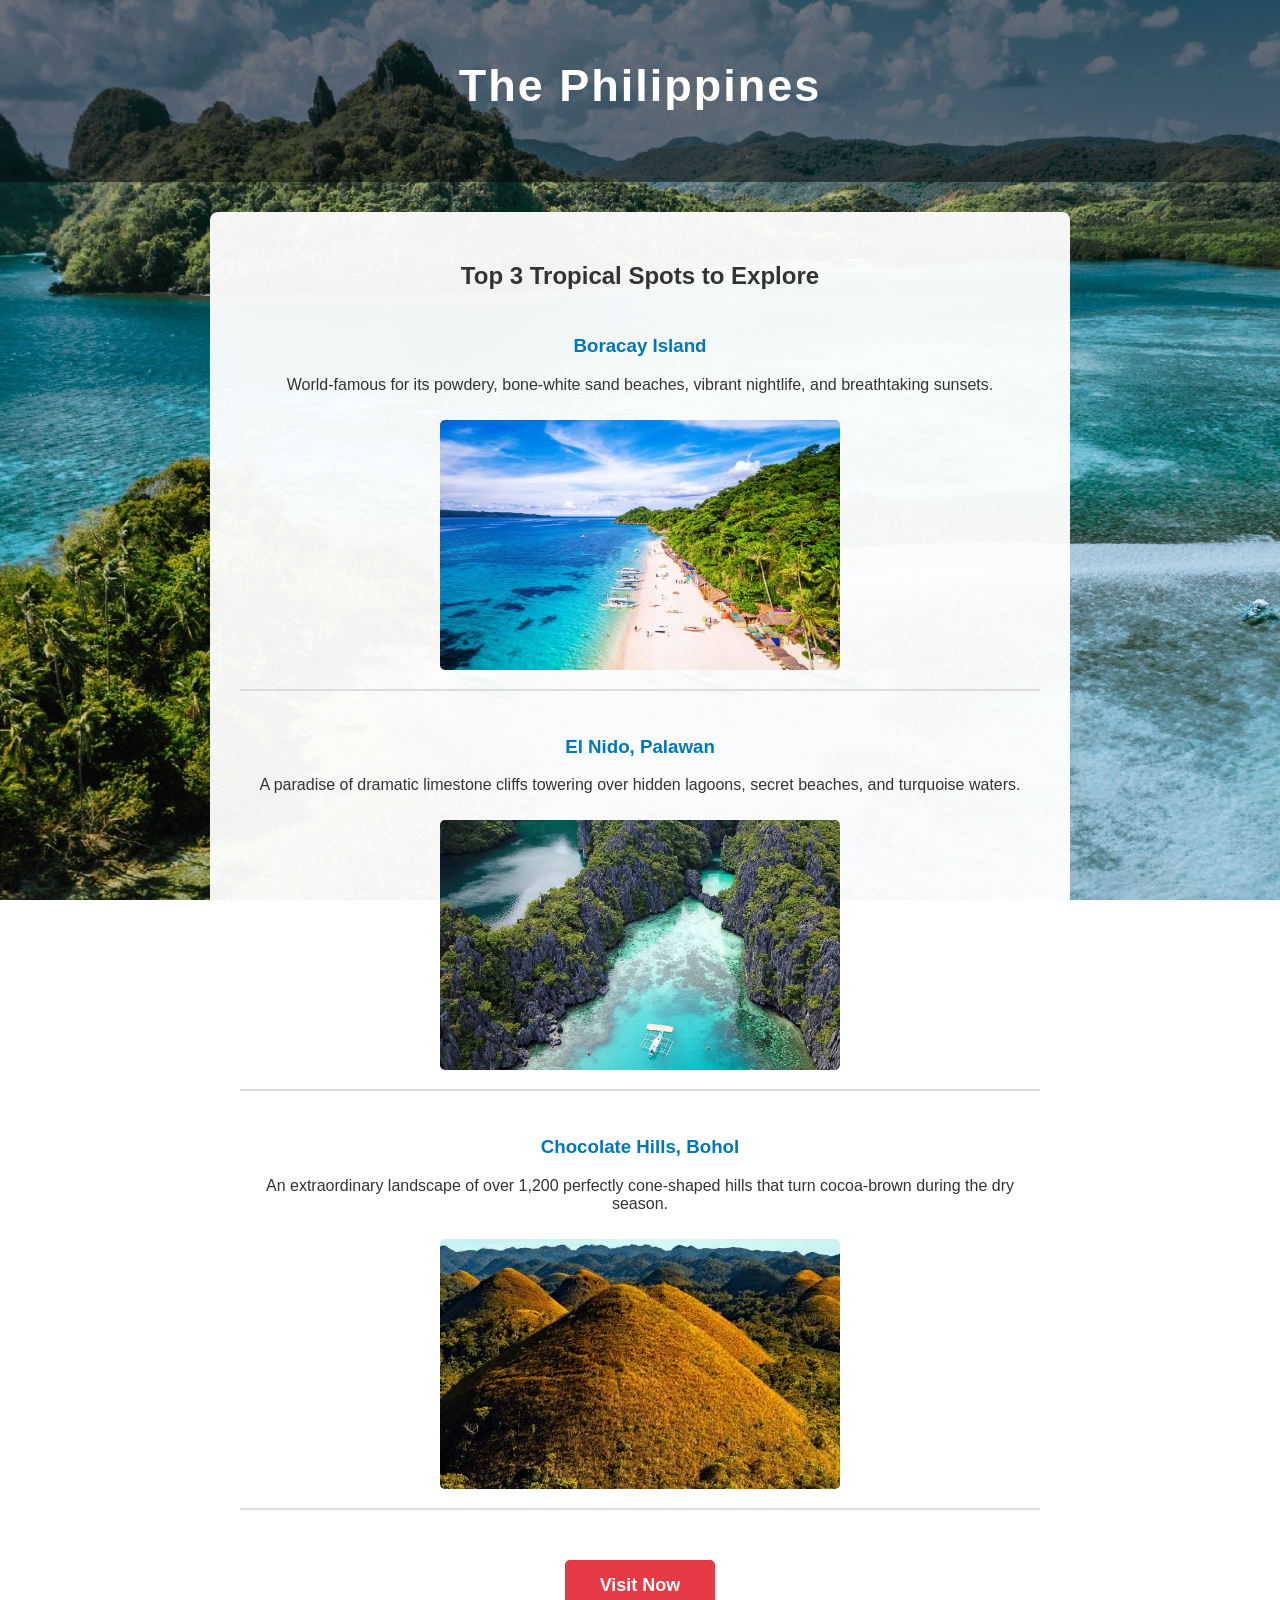
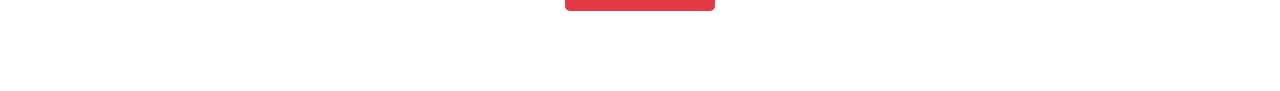
<file: Tourist.html>
<!DOCTYPE html>
<html lang="en">
<head>
    <title>The Philippines</title>
    <style>
        body {
            font-family: Arial, sans-serif;
            margin: 0;
            padding: 0;
            text-align: center;
            color: #333;
            background-image: url('images/bg.jpg');
            background-size: cover;
            background-position: center;
            background-attachment: fixed;
        }

        #herosection {
            background-color: rgba(0, 0, 0, 0.5);
            color: white;
            padding: 60px 20px;
        }

        #country {
            font-size: 45px;
            margin: 0 0 10px 0;
            letter-spacing: 2px;
        }

        .container {
            max-width: 800px;
            margin: 30px auto;
            background-color: rgba(255, 255, 255, 0.95);
            padding: 30px;
            border-radius: 8px;
        }

        .spots {
            margin: 30px 0;
            padding: 15px;
            border-bottom: 2px solid #ddd;
        }

        .spots h3 {
            color: #0077b6;
            margin-top: 0;
        }

        .img {
            width: 100%;
            max-width: 400px;
            height: 250px;
            object-fit: cover;
            border-radius: 5px;
            margin-top: 10px;
        }

        #visit {
            display: inline-block;
            background-color: #e63946;
            color: white;
            padding: 15px 35px;
            font-size: 18px;
            font-weight: bold;
            text-decoration: none;
            border-radius: 5px;
            margin: 20px 0;
        }

        #visit:hover {
            background-color: #c92a36;
        }
    </style>
</head>
<body>
    <header id="herosection">
        <h1 id="country">The Philippines</h1>
    </header>

    <main class="container">
        
        <h2>Top 3 Tropical Spots to Explore</h2>

        <div class="spots">
            <h3>Boracay Island</h3>
            <p>World-famous for its powdery, bone-white sand beaches, vibrant nightlife, and breathtaking sunsets.</p>
            <img class="img" src="images/bora.webp">
        </div>

        <div class="spots">
            <h3>El Nido, Palawan</h3>
            <p>A paradise of dramatic limestone cliffs towering over hidden lagoons, secret beaches, and turquoise waters.</p>
            <img class="img" src="images/elnido.jfif">
        </div>

        <div class="spots">
            <h3>Chocolate Hills, Bohol</h3>
            <p>An extraordinary landscape of over 1,200 perfectly cone-shaped hills that turn cocoa-brown during the dry season.</p>
            <img class="img" src="images/choco.jfif">
        </div>

        <a href="https://ph.trip.com/?Allianceid=7281674&SID=270741395&trip_sub1=&trip_sub3=D6540858&locale=en-ph" id="visit" target="_blank">Visit Now</a>

    </main>
</body>
</html>
</file>
<file: css/style.css>
:root {
    --black: #080808;
    --dark: #111111;
    --card: #151515;
    --border: #2d2d2d;
    --white: #f5f5f5;
    --gray: #999999;
    --light-gray: #cfcfcf;
    --gold: #c9a227;
    --text: #e8e8e8;
    --muted: #aaa;
    --dark-bg: #101010;
    --hover-bg: #151515;
    --line: #333;
}

* {
    box-sizing: border-box;
}

html {
    scroll-behavior: smooth;
}

body {
    margin: 0;
    min-height: 100vh;
    font-family: "Segoe UI", Arial, sans-serif;
    color: var(--text);
    background: 
        radial-gradient(
            circle at top,
            #292929 0%,
            #111111 35%,
            #050505 100%
        );
}

.navbar {
    width: 100%;
    padding: 18px 30px;
    background: rgba(8, 8, 8, 0.92);
    border-bottom: 1px solid var(--border);
    backdrop-filter: blur(12px);
    position: sticky;
    top: 0;
    z-index: 1000;
}

.nav-container {
    max-width: 1100px;
    margin: auto;
    display: flex;
    align-items: center;
    justify-content: space-between;
    gap: 30px;
}

.logo {
    color: var(--white);
    font-family: Georgia, "Times New Roman", serif;
    font-size: 20px;
    font-weight: bold;
    letter-spacing: 2px;
    text-decoration: none;
    white-space: nowrap;
    transition: 0.3s ease;
}

.logo span {
    color: var(--gold);
}

.logo:hover {
    color: var(--gold);
    transform: scale(1.05);
}

.nav-links {
    display: flex;
    gap: 8px;
    list-style: none;
    margin: 0;
    padding: 0;
}

.nav-links a {
    display: block;
    padding: 9px 14px;
    color: var(--muted);
    text-decoration: none;
    font-size: 13px;
    font-weight: 500;
    border-radius: 4px;
    transition:
        color 0.3s ease,
        background 0.3s ease,
        transform 0.3s ease;
}

.nav-links a:hover {
    color: var(--white);
    background: #202020;
    transform: translateY(-2px);
}

.nav-links .active {
    color: var(--gold);
}

.header {
    text-align: center;
}

h1 {
    margin: 0;
    color: #fff;
    font-family: Georgia, "Times New Roman", serif;
    font-size: clamp(32px, 5vw, 46px);
    font-weight: 500;
    letter-spacing: 3px;
    text-transform: uppercase;
}

.subtitle {
    margin-top: 12px;
    color: var(--gray);
    font-size: 13px;
    font-weight: 500;
    letter-spacing: 4px;
    text-transform: uppercase;
}

.title-line {
    width: 50px;
    height: 1px;
    margin: 22px auto 0;
    background: var(--gold);
}

.footer {
    margin-top: 40px;
    text-align: center;
    color: #666;
    font-size: 11px;
    letter-spacing: 2px;
    text-transform: uppercase;
}

.hero {
    min-height: calc(100vh - 75px);
    max-width: 1100px;
    margin: auto;
    padding: 80px 40px;
    display: grid;
    grid-template-columns: 1.2fr 0.8fr;
    align-items: center;
    gap: 70px;
}

.hero-content {
    animation: fadeUp 0.9s ease;
}

.eyebrow {
    display: inline-block;
    margin-bottom: 20px;
    color: var(--gold);
    font-size: 12px;
    font-weight: 600;
    letter-spacing: 4px;
    text-transform: uppercase;
}

.hero h1 {
    color: var(--white);
    font-size: clamp(48px, 7vw, 78px);
    font-weight: 500;
    line-height: 1.05;
    letter-spacing: -2px;
    text-transform: none;
}

.hero h1 span {
    display: block;
    color: var(--gold);
}

.tagline {
    margin: 25px 0 20px;
    max-width: 600px;
    color: #d0d0d0;
    font-size: 22px;
    font-weight: 400;
    line-height: 1.5;
}

.tagline strong {
    color: var(--white);
    font-weight: 600;
}

.introduction {
    max-width: 620px;
    color: var(--gray);
    font-size: 16px;
    line-height: 1.8;
    margin-bottom: 35px;
}

.hero-image {
    display: flex;
    justify-content: center;
    animation: fadeIn 1.1s ease;
}

.photo-container {
    position: relative;
    width: 340px;
    height: 400px;
    display: flex;
    align-items: center;
    justify-content: center;
}

.photo-container::before,
.photo-container::after {
    content: "";
    position: absolute;
    width: 280px;
    height: 340px;
}

.photo-container::before {
    border: 1px solid var(--gold);
    transform: rotate(5deg);
    opacity: 0.6;
}

.photo-container::after {
    border: 1px solid #444;
    transform: rotate(-5deg);
}

.profile-photo {
    position: relative;
    z-index: 2;
    width: 270px;
    height: 330px;
    object-fit: cover;
    border: 6px solid var(--dark);
    outline: 1px solid #444;
    filter: grayscale(20%);
    transition: 0.5s ease;
}

.details {
    max-width: 1100px;
    margin: -20px auto 50px;
    padding: 25px 40px 0;
    display: flex;
    gap: 50px;
    border-top: 1px solid var(--border);
}

.detail {
    color: #777;
    font-size: 12px;
    letter-spacing: 1px;
    text-transform: uppercase;
}

.detail strong {
    display: block;
    margin-top: 5px;
    color: #ddd;
    font-size: 13px;
    letter-spacing: 0;
    text-transform: none;
}

.bio {
    width: 850px;
    max-width: 95%;
    margin: 60px auto;
    padding: 55px 65px;
    background: rgba(20, 20, 20, 0.96);
    border: 1px solid var(--line);
    border-radius: 8px;
    box-shadow:
        0 30px 70px rgba(0, 0, 0, 0.7),
        0 0 0 1px rgba(255, 255, 255, 0.02);
    position: relative;
}

.bio::before,
.skills-container::before,
.projects::before,
.contact::before {
    content: "";
    position: absolute;
    top: 0;
    left: 50%;
    transform: translateX(-50%);
    width: 120px;
    height: 3px;
    background: var(--gold);
}

.bio .header {
    margin-bottom: 35px;
}

.image-wrapper {
    text-align: center;
    margin: 35px 0 45px;
}

.about-pic {
    width: 190px;
    height: 190px;
    object-fit: cover;
    border-radius: 50%;
    border: 3px solid var(--gold);
    padding: 5px;
    background: #0a0a0a;
    box-shadow:
        0 15px 35px rgba(0, 0, 0, 0.7),
        0 0 30px rgba(201, 162, 39, 0.08);
    transition:
        transform 0.4s ease,
        box-shadow 0.4s ease;
}

.about-pic:hover {
    transform: scale(1.04);
    box-shadow:
        0 20px 45px rgba(0, 0, 0, 0.8),
        0 0 35px rgba(201, 162, 39, 0.18);
}

.content {
    max-width: 700px;
    margin: auto;
}

strong {
    color: #fff;
    font-weight: 600;
}

.quote,
.statement,
.message {
    background: #0c0c0c;
    border-top: 1px solid var(--line);
    border-bottom: 1px solid var(--line);
}

.quote {
    margin-top: 40px;
    padding: 28px 30px;
    text-align: center;
    color: #ddd;
    font-family: Georgia, "Times New Roman", serif;
    font-size: 18px;
    line-height: 1.7;
    font-style: italic;
}

.quote span,
.statement span {
    display: block;
    margin-top: 12px;
    color: var(--gold);
    font-family: "Segoe UI", Arial, sans-serif;
    font-size: 11px;
    font-style: normal;
    font-weight: 600;
    letter-spacing: 2px;
    text-transform: uppercase;
}

.skills-container {
    width: 1000px;
    max-width: 94%;
    margin: 60px auto;
    padding: 55px;
    background: rgba(20, 20, 20, 0.96);
    border: 1px solid var(--line);
    border-radius: 8px;
    box-shadow:
        0 30px 70px rgba(0, 0, 0, 0.7),
        0 0 0 1px rgba(255, 255, 255, 0.02);
    position: relative;
}

.skills-container .header {
    margin-bottom: 50px;
}

.skill-section {
    margin-bottom: 55px;
}

.section-title {
    display: flex;
    align-items: center;
    gap: 15px;
    margin-bottom: 25px;
}

.section-title h2 {
    margin: 0;
    color: #c9a227;
    font-family: Georgia, "Times New Roman", serif;
    font-size: 25px;
    font-weight: 500;
    letter-spacing: 1px;
}

.section-title-line {
    flex: 1;
    height: 1px;
    background: var(--line);
}


.technical-grid {
    display: grid;
    grid-template-columns: repeat(2, 1fr);
    gap: 18px;
}

.technical-card,
.soft-card {
    background: var(--dark-bg);
    border: 1px solid #2b2b2b;
    border-radius: 6px;
    transition:
        transform 0.3s ease,
        border-color 0.3s ease,
        background 0.3s ease,
        box-shadow 0.3s ease;
}

.technical-card {
    padding: 22px;
}

.skill-header {
    display: flex;
    justify-content: space-between;
    align-items: center;
    margin-bottom: 12px;
}

.skill-name {
    color: #fff;
    font-size: 15px;
    font-weight: 600;
}

.progress {
    width: 100%;
    height: 5px;
    background: #292929;
    border-radius: 10px;
    overflow: hidden;
}

.progress-bar {
    height: 100%;
    background: linear-gradient(90deg, #8d7015, var(--gold));
    border-radius: 10px;
}

.html {
    width: 50%;
}

.css {
    width: 40%;
}

.javascript {
    width: 10%;
}

.csharp {
    width: 60%;
}

.xml {
    width: 30%;
}

.python {
    width: 10%;
}

.soft-grid {
    display: grid;
    grid-template-columns: repeat(3, 1fr);
    gap: 18px;
}

.soft-card {
    padding: 25px 20px;
    text-align: center;
}

.soft-card h3 {
    margin: 0 0 9px;
    color: #fff;
    font-size: 15px;
    font-weight: 600;
}

.soft-card p {
    margin: 0;
    color: #888;
    font-size: 13px;
    line-height: 1.6;
}

.statement {
    margin-top: 10px;
    padding: 28px 30px;
    text-align: center;
    color: var(--light-gray);
    font-family: Georgia, "Times New Roman", serif;
    font-size: 17px;
    line-height: 1.7;
    font-style: italic;
}

.projects {
    width: 1050px;
    max-width: 94%;
    margin: 60px auto;
    padding: 55px;
    background: rgba(20, 20, 20, 0.96);
    border: 1px solid var(--line);
    border-radius: 8px;
    box-shadow:
        0 30px 70px rgba(0, 0, 0, 0.7),
        0 0 0 1px rgba(255, 255, 255, 0.02);
    position: relative;
}

.projects .header {
    margin-bottom: 50px;
}

.projects-grid {
    display: grid;
    grid-template-columns: repeat(2, 1fr);
    gap: 25px;
}

.project-card {
    background: var(--dark-bg);
    border: 1px solid var(--border);
    border-radius: 7px;
    overflow: hidden;
    position: relative;
    transition:
        transform 0.4s ease,
        border-color 0.4s ease,
        box-shadow 0.4s ease;
}

.project-card:hover {
    transform: translateY(-8px);
    border-color: var(--gold);
    box-shadow:
        0 20px 40px rgba(0, 0, 0, 0.6),
        0 0 20px rgba(201, 162, 39, 0.08);
}

.project-content {
    padding: 30px;
}

.project-number {
    margin-bottom: 8px;
    color: var(--gold);
    font-size: 11px;
    font-weight: bold;
    letter-spacing: 2px;
}

.project-title {
    margin: 0 0 12px;
    color: #fff;
    font-family: Georgia, "Times New Roman", serif;
    font-size: 24px;
    font-weight: 500;
}

.project-description {
    margin: 0 0 20px;
    color: var(--gray);
    font-size: 14px;
    line-height: 1.7;
}

.technologies {
    display: flex;
    flex-wrap: wrap;
    gap: 7px;
    margin-bottom: 22px;
}

.technology {
    padding: 5px 9px;
    color: var(--muted);
    background: #1a1a1a;
    border: 1px solid var(--line);
    border-radius: 3px;
    font-size: 10px;
    letter-spacing: 0.5px;
    transition: 0.3s ease;
}

.project-link {
    display: inline-block;
    padding: 9px 16px;
    color: var(--gold);
    border: 1px solid var(--gold);
    border-radius: 4px;
    text-decoration: none;
    font-size: 12px;
    font-weight: 600;
    letter-spacing: 1px;
    text-transform: uppercase;
    transition:
        background 0.3s ease,
        color 0.3s ease,
        transform 0.3s ease;
}

.project-link:hover {
    color: var(--black);
    background: var(--gold);
    transform: translateY(-2px);
}

.contact {
    width: 850px;
    max-width: 94%;
    margin: 60px auto;
    padding: 55px 65px;
    background: rgba(20, 20, 20, 0.96);
    border: 1px solid var(--line);
    border-radius: 8px;
    box-shadow:
        0 30px 70px rgba(0, 0, 0, 0.7),
        0 0 0 1px rgba(255, 255, 255, 0.02);
    position: relative;
}

.contact .header {
    margin-bottom: 45px;
}

.contact .introduction {
    max-width: 650px;
    margin: 0 auto 40px;
    text-align: center;
    color: var(--muted);
    font-size: 15px;
    line-height: 1.8;
}

.contact-list {
    display: grid;
    grid-template-columns: repeat(2, 1fr);
    gap: 20px;
}

.contact-card {
    display: flex;
    align-items: center;
    gap: 20px;
    padding: 25px;
    background: var(--dark-bg);
    border: 1px solid var(--border);
    border-radius: 7px;
    transition:
        transform 0.35s ease,
        border-color 0.35s ease,
        background 0.35s ease,
        box-shadow 0.35s ease;
}

.contact-icon {
    width: 48px;
    height: 48px;
    flex-shrink: 0;
    display: flex;
    align-items: center;
    justify-content: center;
    color: var(--gold);
    background: #1a1a1a;
    border: 1px solid var(--line);
    border-radius: 50%;
    font-size: 20px;
    font-weight: 600;
    transition:
        color 0.3s ease,
        background 0.3s ease,
        transform 0.3s ease;
}

.contact-card:hover .contact-icon {
    color: var(--black);
    background: var(--gold);
    transform: scale(1.08);
}

.contact-info {
    min-width: 0;
}

.contact-label {
    margin-bottom: 6px;
    color: var(--gold);
    font-size: 11px;
    font-weight: 600;
    letter-spacing: 2px;
    text-transform: uppercase;
}

.contact-value {
    color: #ddd;
    font-size: 14px;
    word-break: break-word;
}

.contact-card:hover .contact-value {
    color: #fff;
}

.message {
    margin-top: 40px;
    padding: 28px 30px;
    text-align: center;
}

.message h2 {
    margin: 0 0 10px;
    color: #fff;
    font-family: Georgia, "Times New Roman", serif;
    font-size: 22px;
    font-weight: 500;
}

.message p {
    margin: 0;
    color: var(--gray);
    font-size: 14px;
    line-height: 1.7;
}

@keyframes fadeUp {
    from {
        opacity: 0;
        transform: translateY(25px);
    }

    to {
        opacity: 1;
        transform: translateY(0);
    }
}

@keyframes fadeIn {
    from {
        opacity: 0;
        transform: translateX(25px);
    }

    to {
        opacity: 1;
        transform: translateX(0);
    }
}
@media (max-width: 850px) {

    .nav-container {
        flex-direction: column;
        gap: 15px;
    }

    .nav-links {
        justify-content: center;
        flex-wrap: wrap;
    }

    .hero {
        grid-template-columns: 1fr;
        text-align: center;
        gap: 45px;
        padding-top: 60px;
    }

    .hero-content {
        display: flex;
        flex-direction: column;
        align-items: center;
    }

    .hero-image {
        order: -1;
    }

    .introduction {
        max-width: 650px;
    }

    .details {
        justify-content: center;
        flex-wrap: wrap;
        text-align: center;
    }

    .bio,
    .contact {
        margin-top: 40px;
    }

    .skills-container,
    .projects {
        margin-top: 40px;
        padding: 45px 35px;
    }

    .soft-grid {
        grid-template-columns: repeat(2, 1fr);
    }
}

@media (max-width: 600px) {
    .navbar {
        padding: 15px;
    }

    .nav-container {
        gap: 12px;
    }

    .nav-links {
        justify-content: center;
        flex-wrap: wrap;
        gap: 3px;
    }

    .nav-links a {
        font-size: 11px;
        padding: 7px 9px;
    }

    .hero {
        padding: 45px 20px;
    }

    .hero h1,
    h1 {
        font-size: 30px;
        letter-spacing: 2px;
    }

    .hero h1 {
        letter-spacing: -1px;
    }

    .tagline {
        font-size: 18px;
    }

    .introduction {
        font-size: 15px;
    }

    .photo-container {
        width: 280px;
        height: 330px;
    }

    .photo-container::before,
    .photo-container::after {
        width: 225px;
        height: 280px;
    }

    .profile-photo {
        width: 215px;
        height: 270px;
    }

    .details {
        padding: 20px;
        margin-top: 0;
        gap: 25px;
    }

    .bio,
    .contact,
    .skills-container,
    .projects {
        width: 100%;
        max-width: 100%;
        margin: 30px auto;
        padding: 40px 20px;
        border-radius: 5px;
        box-sizing: border-box;
    }

    .subtitle {
        font-size: 10px;
        letter-spacing: 3px;
    }

    .about-pic {
        width: 155px;
        height: 155px;
    }

    .content p {
        font-size: 15px;
        line-height: 1.8;
        padding-left: 15px;
    }

    .quote,
    .statement,
    .message {
        padding: 22px 18px;
    }

    .quote {
        font-size: 16px;
    }

    .statement {
        font-size: 15px;
        line-height: 1.7;
    }

    .technical-grid,
    .soft-grid {
        grid-template-columns: 1fr;
    }

    .section-title h2 {
        font-size: 21px;
    }

    .projects {
        padding: 35px 15px;
        margin: 25px auto;
    }

    .projects .header {
        margin-bottom: 30px;
    }

    .projects-grid {
        grid-template-columns: 1fr;
        gap: 20px;
    }

    .project-card {
        width: 100%;
        margin: 0;
        box-sizing: border-box;
    }

    .project-content {
        padding: 24px 20px;
    }

    .project-number {
        font-size: 11px;
        letter-spacing: 2px;
        margin-bottom: 10px;
    }

    .project-title {
        font-size: 23px;
        margin-bottom: 12px;
    }

    .project-description {
        font-size: 14px;
        line-height: 1.7;
        margin-bottom: 20px;
    }

    .technologies {
        display: flex;
        flex-wrap: wrap;
        gap: 7px;
        margin-bottom: 22px;
    }

    .technology {
        font-size: 11px;
        padding: 6px 10px;
    }

    .project-link {
        display: block;
        width: 100%;
        text-align: center;
        padding: 11px 15px;
        box-sizing: border-box;
    }

    .statement {
        margin-top: 30px;
    }

    .statement span {
        display: block;
        margin-top: 10px;
    }

    .contact-card {
        padding: 20px;
    }

    .contact-icon {
        width: 42px;
        height: 42px;
        font-size: 17px;
    }

    .contact-value {
        font-size: 13px;
    }

    .message h2 {
        font-size: 20px;
    }
}
</file>
